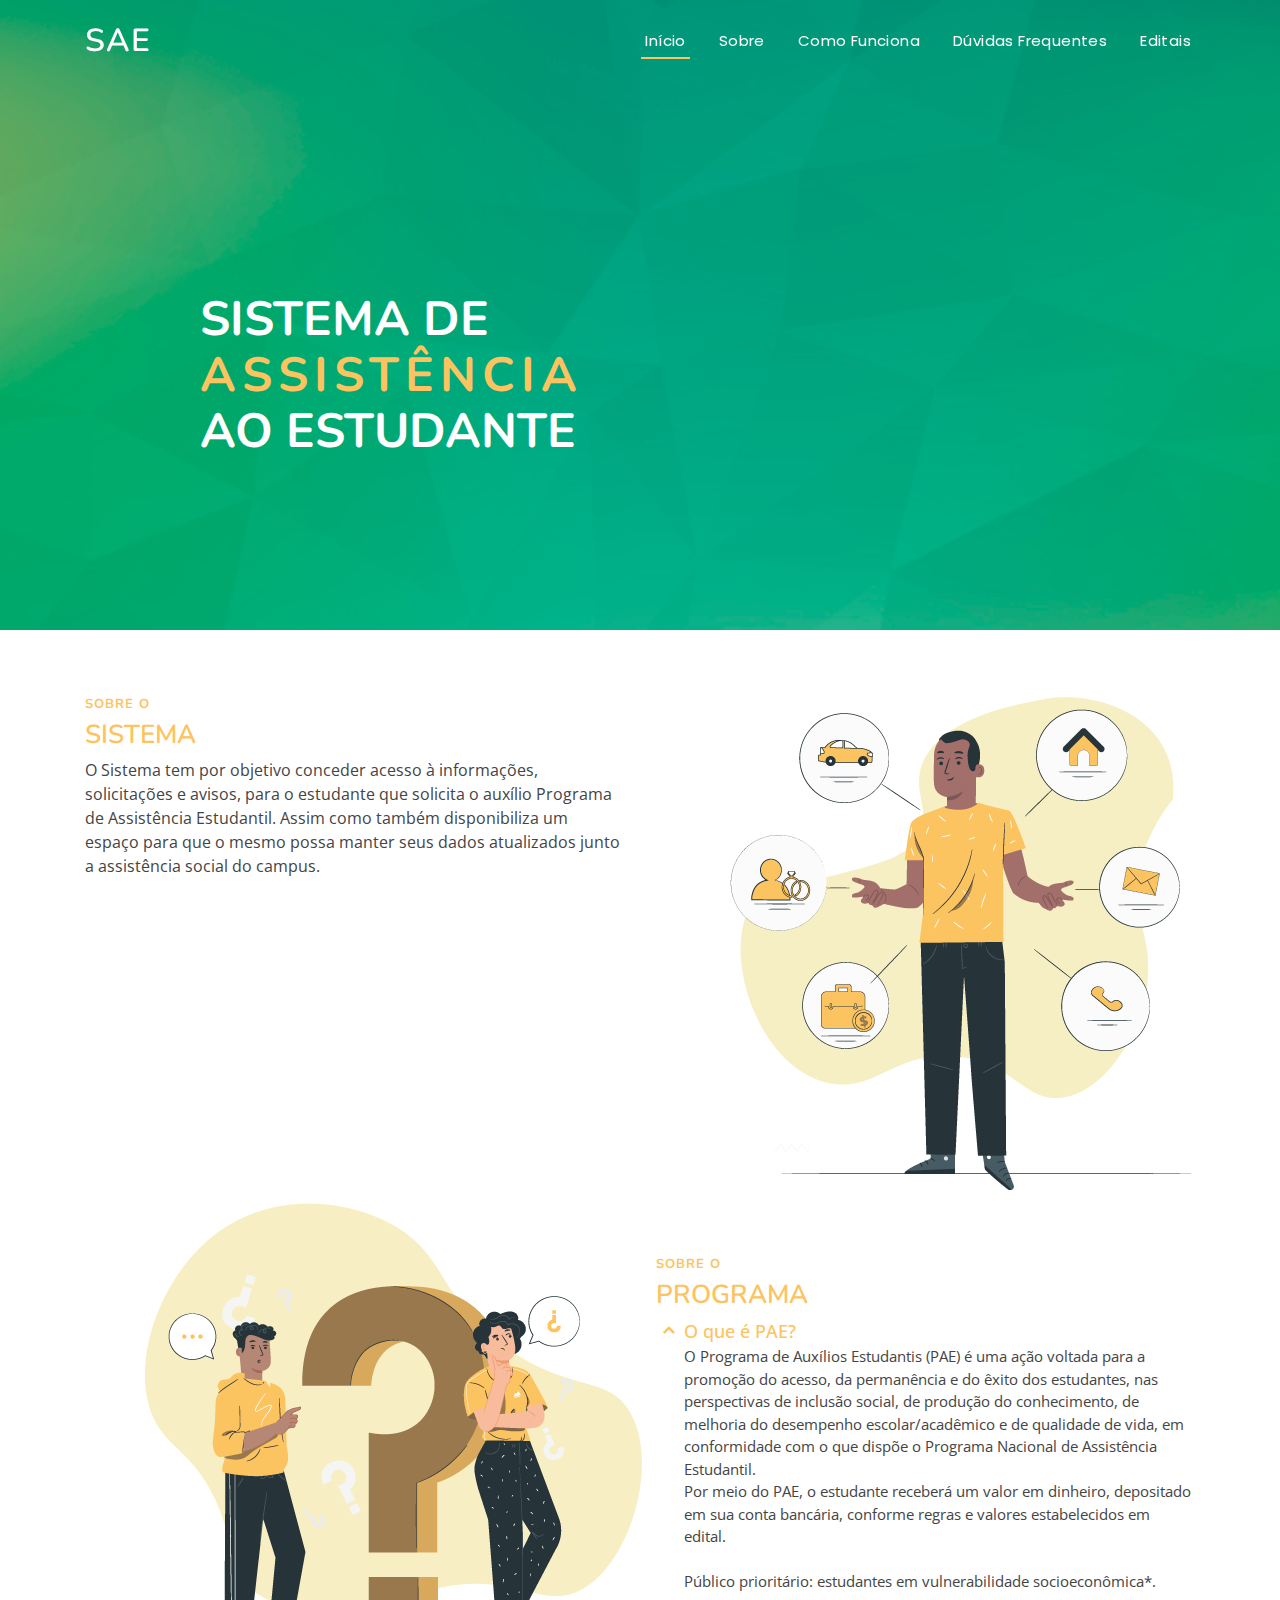
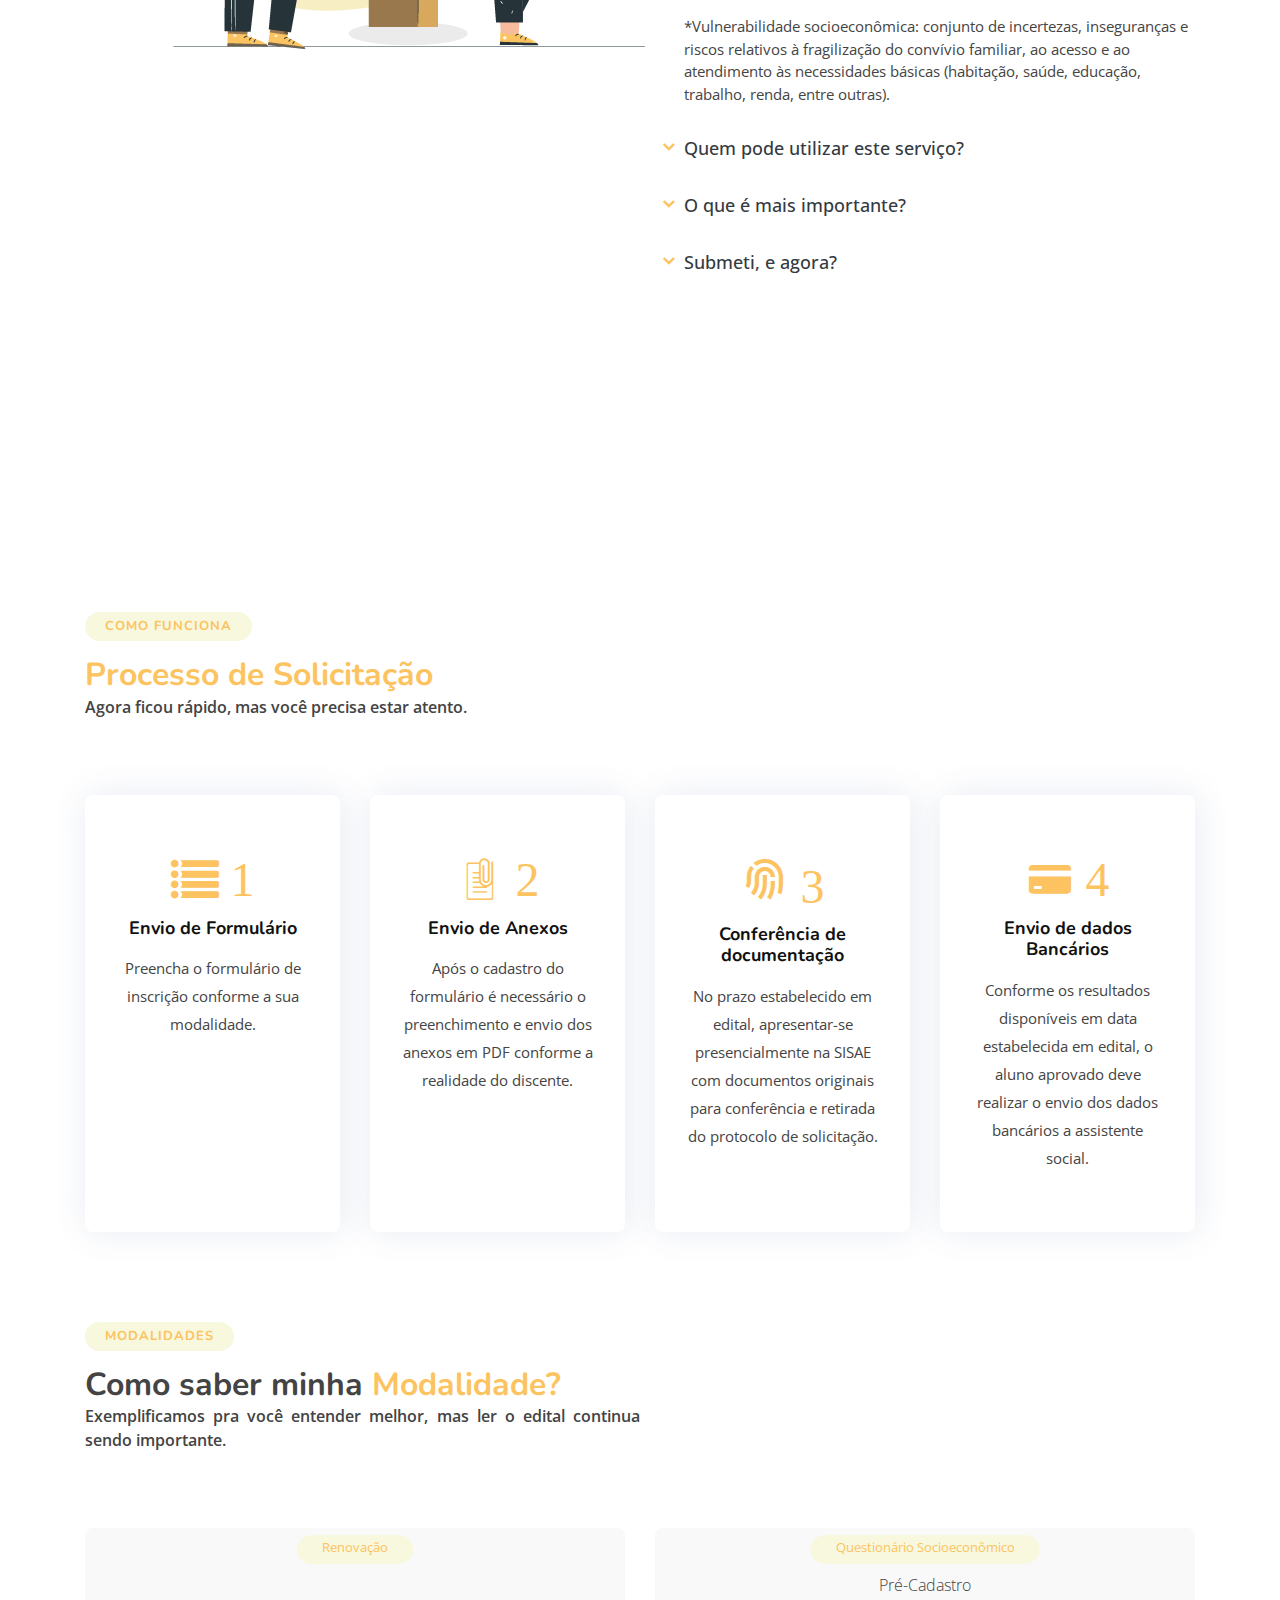
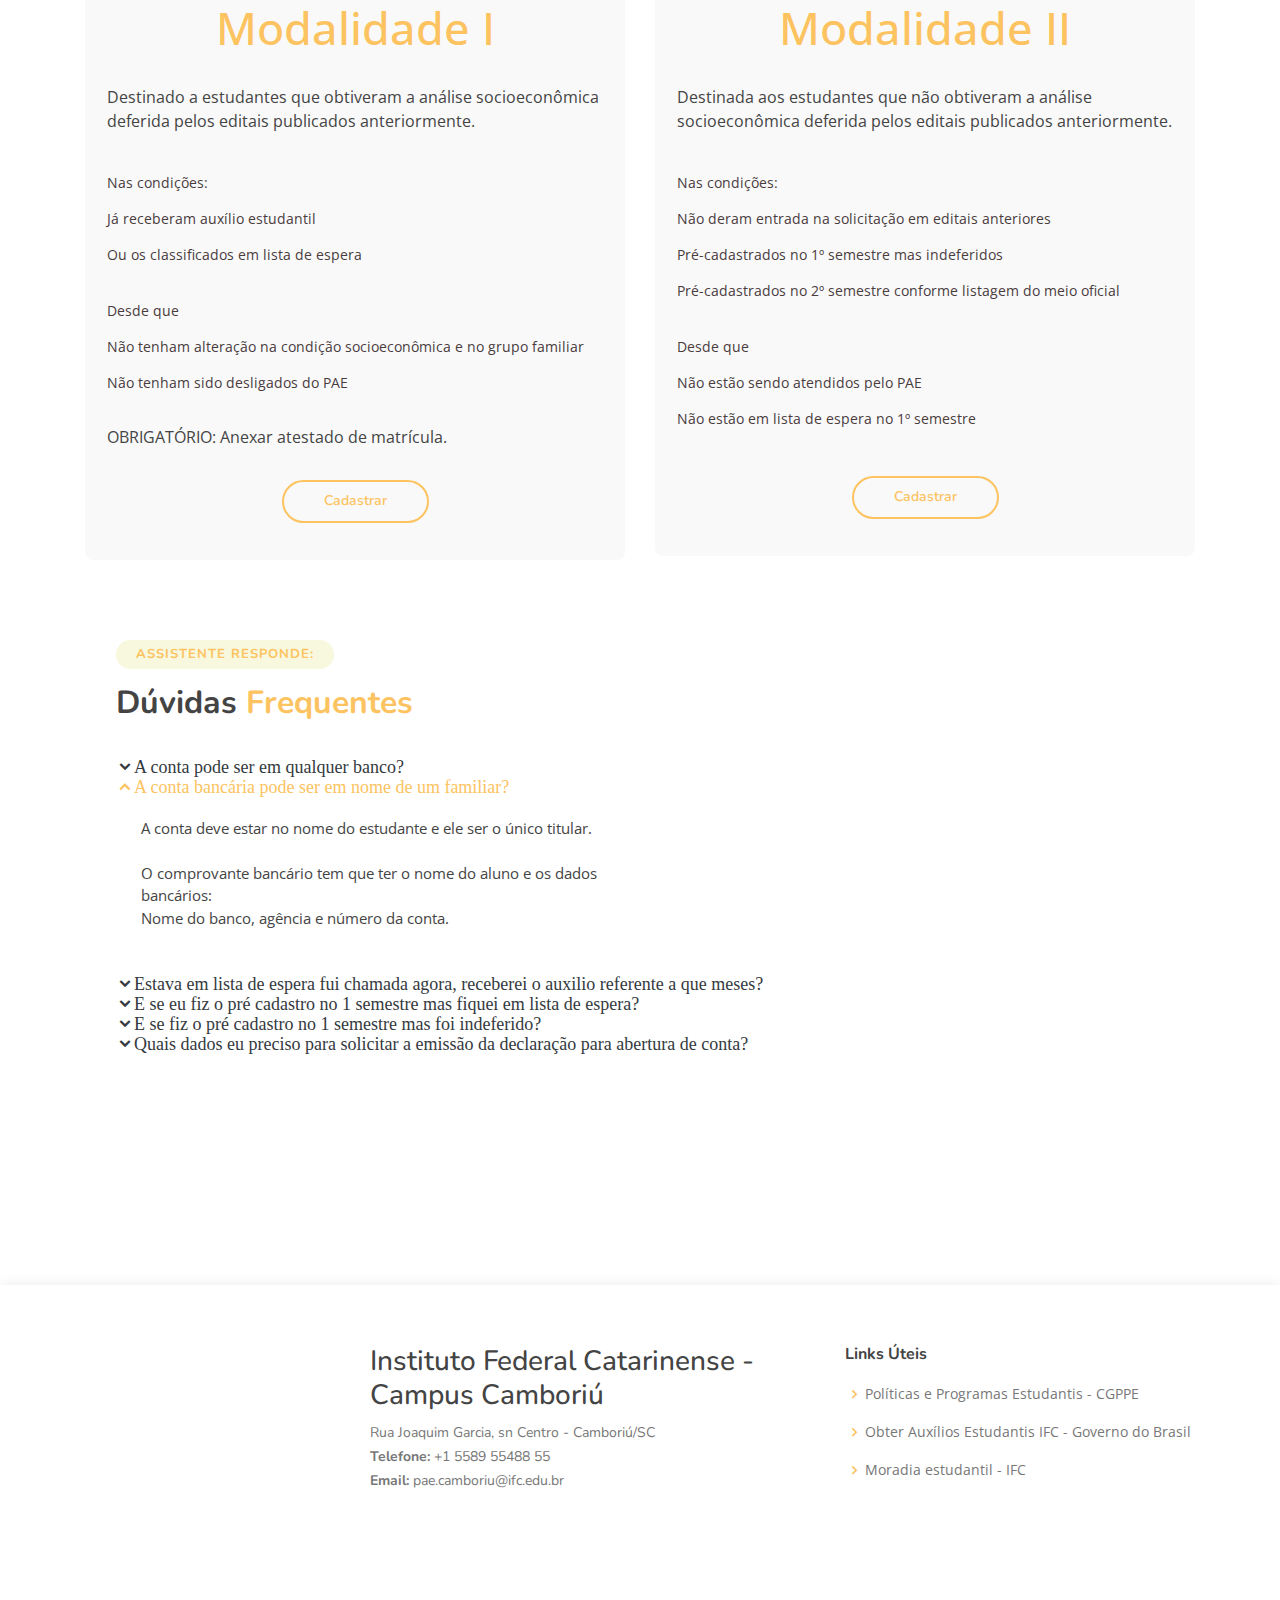
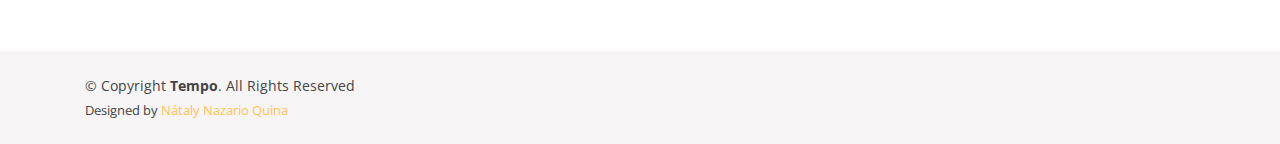
<file: index.html>
<!DOCTYPE html>
<html lang="en">

<head>
  <meta charset="utf-8">
  <meta content="width=device-width, initial-scale=1.0" name="viewport">

  <title>SAE</title>
  <meta content="" name="description">
  <meta content="" name="keywords">

  <!-- Favicons -->
  <link href="assets/img/favicon.png" rel="icon">
  <link href="assets/img/apple-touch-icon.png" rel="apple-touch-icon">

  <!-- Google Fonts -->
  <link href="https://fonts.googleapis.com/css?family=Open+Sans:300,300i,400,400i,600,600i,700,700i|Nunito:300,300i,400,400i,600,600i,700,700i|Poppins:300,300i,400,400i,500,500i,600,600i,700,700i" rel="stylesheet">

  <!-- Vendor CSS Files -->
  <link href="assets/vendor/bootstrap/css/bootstrap.min.css" rel="stylesheet">
  <link href="assets/vendor/icofont/icofont.min.css" rel="stylesheet">
  <link href="assets/vendor/boxicons/css/boxicons.min.css" rel="stylesheet">
  <link href="assets/vendor/remixicon/remixicon.css" rel="stylesheet">
  <link href="assets/vendor/venobox/venobox.css" rel="stylesheet">
  <link href="assets/vendor/owl.carousel/assets/owl.carousel.min.css" rel="stylesheet">

  <!-- Template Main CSS File -->
  <link href="assets/css/style.css" rel="stylesheet">

  <!-- =======================================================
  * Template Name: Tempo - v2.2.0
  * Template URL: https://bootstrapmade.com/tempo-free-onepage-bootstrap-theme/
  * Author: BootstrapMade.com
  * License: https://bootstrapmade.com/license/
  ======================================================== -->
</head>

<body>

  <!-- ======= Header ======= -->
  <header id="header" class="fixed-top ">
    <div class="container d-flex align-items-center">

      <h1 class="logo mr-auto"><a href="index.html">SAE</a></h1>
      <!-- Uncomment below if you prefer to use an image logo -->
      <!-- <a href="index.html" class="logo mr-auto"><img src="assets/img/logo.png" alt="" class="img-fluid"></a>-->

      <nav class="nav-menu d-none d-lg-block">
        <ul>
          <li class="active"><a href="index.html">Início</a></li>
          <li><a href="#about">Sobre</a></li>
          <li><a href="#services">Como Funciona</a></li>
          <li><a href="#quests">Dúvidas Frequentes</a></li>
          <li><a href="https://estudante.ifc.edu.br/category/auxilios-estudantis-pae/" target="_blank">Editais</a></li>
        </ul>
      </nav><!-- .nav-menu -->

    </div>
  </header><!-- End Header -->

  <!-- ======= Hero Section ======= -->
  <section id="hero">
    <div class="hero-container">
     
      <h1>Sistema de <br><span>Assistência</span> <br>ao Estudante</h1>
      <!-- <a href="#about" class="btn-get-started scrollto">Get Started</a> -->
    </div>
  </section><!-- End Hero -->

  <main id="main">

    <!-- ======= About Section ======= -->
    <section id="about" class="about">
      <div class="container">
        <div class="row content">
        <div class="col-lg-6">
    
          <div class="section-title-about">
            <h2>Sobre o</h2>
            <h3><span>SISTEMA</span></h3>
            <p>O Sistema tem por objetivo conceder acesso à informações, solicitações e avisos,
              para o estudante que solicita o auxílio Programa de Assistência Estudantil. 
              Assim como também disponibiliza um espaço para que o mesmo possa manter seus dados atualizados junto a assistência social do campus.</p>
          </div>
        </div>
        
          <div class="col-lg-6">
            <div class="ilustracao">
              <img src="assets/img/ilustracoes/sistem_ilustra.png" alt="">
            </div>
          </div>

      </div>
    
      <div class="row content">
        <div class="col-lg-6">
          <div class="ilustracao">
            <img src="assets/img/ilustracoes/duvida_ilustra.png" alt="">
          </div>
        </div>
        <div class="col-lg-6 pt-4 pt-lg-0">
          <!-- ======= F.A.Q Section ======= -->
          <section id="faq" class="faq">
            <div class="container">
    
              <div class="section-title-about">
                <h2>Sobre o</h2>
                <h3> <span> PROGRAMA</span></h3>
              </div>
    
              <ul class="faq-list">
    
                <li>
                  <a data-toggle="collapse" class="" href="#faq1">O que é PAE? <i class="icofont-simple-up"></i></a>
                  <div id="faq1" class="collapse show" data-parent=".faq-list">
                    <p>
                      O Programa de Auxílios Estudantis (PAE) é uma ação voltada para a promoção do acesso, da permanência e
                      do êxito dos estudantes, nas perspectivas de inclusão social, de produção do conhecimento, de melhoria
                      do desempenho escolar/acadêmico e de qualidade de vida, em conformidade com o que dispõe o Programa
                      Nacional de Assistência Estudantil.
                      <br>
                      Por meio do PAE, o estudante receberá um valor em dinheiro, depositado em sua conta bancária, conforme
                      regras e valores estabelecidos em edital.
                      <br><br>
                      Público prioritário: estudantes em vulnerabilidade socioeconômica*.
                      <br><br>
                      *Vulnerabilidade socioeconômica: conjunto de incertezas, inseguranças e riscos relativos à
                      fragilização do convívio familiar, ao acesso e ao atendimento às necessidades básicas (habitação,
                      saúde, educação, trabalho, renda, entre outras).
                    </p>
                  </div>
                </li>
    
                <li>
                  <a data-toggle="collapse" href="#faq2" class="collapsed">Quem pode utilizar este serviço? <i
                      class="icofont-simple-up"></i></a>
                  <div id="faq2" class="collapse" data-parent=".faq-list">
                    <p>
                      Estudantes matriculados e frequentando curso presencial de ensino técnico de nível médio ou de ensino superior (graduação), prioritariamente aqueles que estudaram em escola pública e/ou com renda familiar mensal de até um salário-mínimo e meio por pessoa, que cumprirem os requisitos do edital.
                      <br><br>
                      Para saber os requisitos específicos, acesse o edital desejado:
                      Edital nº 03/2020
                      Edital nº 04/2020
                    </p>
                  </div>
                </li>
                <li>
                  <a data-toggle="collapse" href="#faq3" class="collapsed">O que é mais importante? <i
                      class="icofont-simple-up"></i></a>
                  <div id="faq3" class="collapse" data-parent=".faq-list">
                    <p>
                      Edital, Cronograma e Documentação
                      <br><br>
                      É de extrema importância que o discente leia atentamente o edital observando os prazos estabelecidos e documentação obrigatória.
                      </p>
                  </div>
                </li>

                <li>
                  <a data-toggle="collapse" href="#faq4" class="collapsed">Submeti, e agora? <i
                      class="icofont-simple-up"></i></a>
                  <div id="faq4" class="collapse" data-parent=".faq-list">
                    <p>
                      O cadastro no sistema não dispensa o discente solicitante de comparecer na sala da assistente social com a documentação original em mãos para entrevista e retirada do protocolo de solicitação.
                      <br><br>
                      </p>
                  </div>
                </li>
              </ul>
            </div>
    
          </section><!-- End F.A.Q Section -->
        </div>
      </div>
    
      </div>
    </section><!-- End About Section -->

  <!-- ======= Cta Section ======= -->
  <section id="cta" class="cta">
    <div class="container">

      <div class="text-center">
       </div>

    </div>
  </section><!-- End Cta Section -->


    <!-- ======= Services Section ======= -->
    <section id="services" class="services">
      <div class="container">

        <div class="section-title">
          <h2>Como Funciona</h2>
          <h3><span>Processo de Solicitação</span></h3>
          <p> Agora ficou rápido, mas você precisa estar atento.</p>
        </div>

        <div class="row">
          <div class="col-md-6 col-lg-3 d-flex align-items-stretch mb-5 mb-lg-0">
            <div class="icon-box">
              <div class="icon"><i class="icofont-listine-dots"> 1</i></div>
              <h4 class="title"><a href="">Envio de Formulário</a></h4>
              <p class="description">Preencha o formulário de inscrição conforme a sua modalidade.</p>
            </div>
          </div>

          <div class="col-md-6 col-lg-3 d-flex align-items-stretch mb-5 mb-lg-0">
            <div class="icon-box">
              <div class="icon"><i class="icofont-attachment"> 2</i></div>
              <h4 class="title"><a href="">Envio de Anexos</a></h4>
              <p class="description">Após o cadastro do formulário é necessário o preenchimento e envio dos anexos em PDF conforme a realidade do discente.</p>
            </div>
          </div>

          <div class="col-md-6 col-lg-3 d-flex align-items-stretch mb-5 mb-lg-0">
            <div class="icon-box">
              <div class="icon"><i class="ri-fingerprint-line"> 3</i></div>
              <h4 class="title"><a href="">Conferência de documentação</a></h4>
              <p class="description"> No prazo estabelecido em edital, apresentar-se presencialmente na SISAE com documentos originais para conferência e retirada do protocolo de solicitação. </p>
            </div>
          </div>

          <div class="col-md-6 col-lg-3 d-flex align-items-stretch mb-5 mb-lg-0">
            <div class="icon-box">
              <div class="icon"><i class="icofont-credit-card"> 4</i></div>
              <h4 class="title"><a href="">Envio de dados Bancários</a></h4>
              <p class="description">Conforme os resultados disponíveis em data estabelecida em edital, o aluno aprovado deve realizar o envio dos dados bancários a assistente social.</p>
            </div>
          </div>

        </div>

      </div>
    </section>
    <!-- End Services Section -->
  
    <!-- ======= modalidades Section ======= -->
    <section id="modalidades" class="modalidades">
      <div class="container">

        <div class="section-title">
          <h2>Modalidades</h2>
          <h3>Como saber minha <span>Modalidade?</span></h3>
          <p>Exemplificamos pra você entender melhor, mas ler o edital continua sendo importante.</p>
        </div>

        <div class="row">

          <div class="col-lg-6 col-md-8">
            <div class="box">
              <span class="recommended-badge">Renovação</span>
              <h4><span></span><br><inf>Modalidade I</inf></h4>
              <p>Destinado a estudantes que obtiveram a análise socioeconômica deferida pelos editais publicados anteriormente.</p>
              <br>
              <ul>
                <li>Nas condições:  </li>
                <li>Já receberam auxílio estudantil</li>
                <li>Ou os classificados em lista de espera</li>
                <br>
                <li>Desde que</li>
                <li>Não tenham alteração na condição socioeconômica e no grupo familiar</li>
                <li>Não tenham sido desligados do PAE</li>
              </ul>
              <p>OBRIGATÓRIO: Anexar atestado de matrícula.</p>
              <div class="btn-wrap">
                <a href="https://ladingpage-pi5.herokuapp.com/modalidade1" class="btn-buy">Cadastrar</a>
              </div>
            </div>
          </div>

          <div class="col-lg-6 col-md-8 mt-6 mt-md-0">
            <div class="box">
              <span class="recommended-badge">Questionário Socioeconômico</span>
              <h4><span>Pré-Cadastro</span><br><inf> Modalidade II</inf></h4>
              <p>Destinada aos estudantes que não obtiveram a análise socioeconômica deferida pelos editais publicados anteriormente.<span></span></p>
              <br>
              <ul>
                <li>Nas condições:  </li>
                <li>Não deram entrada na solicitação em editais anteriores</li>
                <li>Pré-cadastrados no 1º semestre mas indeferidos</li>
                <li>Pré-cadastrados no 2º semestre conforme listagem do meio oficial</h6></li>
                <br>
                <li>Desde que</li>
                <li>Não estão sendo atendidos pelo PAE </li>
                <li>Não estão em lista de espera no 1º semestre</li>

              </ul>
              <p></p>
              <div class="btn-wrap">
                <a href="https://ladingpage-pi5.herokuapp.com/modalidade2" class="btn-buy">Cadastrar</a>
              </div>
            </div>
          </div>

        </div>

      </div>
    </section><!-- End modalidades Section -->

    <div class="col-lg-6 pt-4 pt-lg-0">
      
      <!-- ======= Quests Section ======= -->
      <section id="quests" class="quests">
        <div class="container">
          <div class="section-title">
            <h2>Assistente Responde: </h2>
            <h3>Dúvidas <span>Frequentes</span></h3>
          </div>
        

        <ul class="quests-list">
          <li>
            <a data-toggle="collapse" href="#quest1" class="collapsed"> <i
                class="icofont-simple-up">A conta pode ser em qualquer banco?</i></a>
            <div id="quest1" class="collapse" data-parent=".quests-list">
              <p><br><br>
                Sim, exceto conta poupança SICREDI, e preferencialmente conta CORRENTE.
              </p>
            </div>
          </li>
          <li>
            <a data-toggle="collapse" class="" href="#quest2"> <i class="icofont-simple-up">A conta bancária pode ser em nome de um familiar? </i></a>
            <div id="quest2" class="collapse show" data-parent=".quests-list">
              <p><br><br>
                A conta deve estar no nome do estudante e ele ser o único titular. 
                <br><br>
                O comprovante bancário tem que ter o nome do aluno e os dados bancários: 
                <br> Nome do banco, agência e número da conta.
                                 
              </p>
            </div>
          </li>
          <li>
            <a data-toggle="collapse" href="#quest3" class="collapsed"> <i class="icofont-simple-up">Estava em lista de espera fui chamada agora, receberei o auxilio referente a que meses?</i></a>
            <div id="quest3" class="collapse" data-parent=".quests-list">
              <p><br><br>
                O contemplado deverá receber no primeiro mês que foi chamado o montante retroativo a março, voltando ao normal no mês posterior.  
              </p>
            </div>
          </li>
          <li>
            <a data-toggle="collapse" href="#quest4" class="collapsed"> <i class="icofont-simple-up">E se eu fiz o pré cadastro no 1 semestre mas fiquei em lista de espera?</i></a>
            <div id="quest4" class="collapse" data-parent=".quests-list">
              <p><br><br>
                Quem teve cadastro aprovado no primeiro semestre, mesmo que em lista de espera, não precisa fazer novamente no segundo semestre.
              </p>
            </div>
          </li>
          <li>
            <a data-toggle="collapse" href="#quest5" class="collapsed"> <i class="icofont-simple-up">E se fiz o pré cadastro no 1 semestre mas foi indeferido?</i></a>
            <div id="quest5" class="collapse" data-parent=".quests-list">
              <p><br><br>
                O estudante inscrito na Modalidade 2 de pré-cadastro no 1º semestre e não conseguiu realizar a entrega dos documentos ou que ficou com documentação faltante, deverá ENVIAR TODOS OS DOCUMENTOS novamente de acordo com a realidade atual.
              </p>
            </div>
          </li>
          <li>
            <a data-toggle="collapse" href="#quest6" class="collapsed"> <i class="icofont-simple-up">Quais dados eu preciso para solicitar a emissão da declaração para abertura de conta?</i></a>
            <div id="quest6" class="collapse" data-parent=".quests-list">
              <p><br><br>
                Para emissão da declaração precisamos de
                 <br> Nome completo;
                 <br> Nº do CPF;
                 <br> Endereço atualizado;
                 <br> Turma;
                 <br> Auxílio que irá receber.
              </p>
            </div>
          </li>
        </ul>

      </div>
    </section>
      </div>
    
    <!-- ======= Cta Section ======= -->
    <section id="cta" class="cta">
      <div class="container">

        <div class="text-center">
         </div>

      </div>
    </section><!-- End Cta Section -->

  </main><!-- End #main -->

  <!-- ======= Footer ======= -->
  <footer id="footer">

    <div class="footer-top">
      <div class="container">
        <div class="row">
          <div class="col-lg-3 col-md-6 footer-newsletter">
            <div>
              <iframe style="border:0; width: 100%; height: 270px;" src="https://www.google.com/maps/embed?pb=!1m14!1m8!1m3!1d12097.433213460943!2d-74.0062269!3d40.7101282!3m2!1i1024!2i768!4f13.1!3m3!1m2!1s0x0%3A0xb89d1fe6bc499443!2sDowntown+Conference+Center!5e0!3m2!1smk!2sbg!4v1539943755621" frameborder="0" allowfullscreen></iframe>
            </div>
          </div>

          <div class="col-lg-5 col-md-6 footer-contact">
            <h3>Instituto Federal Catarinense -
            <br> Campus Camboriú</h3>
            <p>
              Rua Joaquim Garcia, sn Centro - Camboriú/SC <br>
              <strong>Telefone:</strong> +1 5589 55488 55<br>
              <strong>Email:</strong>  pae.camboriu@ifc.edu.br<br>
            </p>
          </div>

          <div class="col-lg-4 col-md-6 footer-links">
            <h4>Links Úteis</h4>
            <ul>
              <li><i class="bx bx-chevron-right"></i> <a href="https://estudante.ifc.edu.br/" target="_blank">Políticas e Programas Estudantis - CGPPE</a></li>
              <li><i class="bx bx-chevron-right"></i> <a href="https://www.gov.br/pt-br/servicos/obter-assistencia-estudantil-ifc" target="_blank">Obter Auxílios Estudantis IFC - Governo do Brasil </a></li>
              <li><i class="bx bx-chevron-right"></i> <a href="https://estudante.ifc.edu.br/category/moradia-estudantil/" target="_blank">Moradia estudantil - IFC</a></li>
            </ul>
          </div>

        </div>
      </div>
    </div>

    <div class="container d-md-flex py-4">

      <div class="mr-md-auto text-center text-md-left">
        <div class="copyright">
          &copy; Copyright <strong><span>Tempo</span></strong>. All Rights Reserved
        </div>
        <div class="credits">
          <!-- All the links in the footer should remain intact. -->
          <!-- You can delete the links only if you purchased the pro version. -->
          <!-- Licensing information: https://bootstrapmade.com/license/ -->
          <!-- Purchase the pro version with working PHP/AJAX contact form: https://bootstrapmade.com/tempo-free-onepage-bootstrap-theme/ -->
          Designed by <a href="">Nátaly Nazario Quina</a>
        </div>
      </div>
  
    </div>
  </footer><!-- End Footer -->

  <a href="#" class="back-to-top"><i class="ri-arrow-up-line"></i></a>

  <!-- Vendor JS Files -->
  <script src="assets/vendor/jquery/jquery.min.js"></script>
  <script src="assets/vendor/bootstrap/js/bootstrap.bundle.min.js"></script>
  <script src="assets/vendor/jquery.easing/jquery.easing.min.js"></script>
  <script src="assets/vendor/php-email-form/validate.js"></script>
  <script src="assets/vendor/isotope-layout/isotope.pkgd.min.js"></script>
  <script src="assets/vendor/venobox/venobox.min.js"></script>
  <script src="assets/vendor/owl.carousel/owl.carousel.min.js"></script>

  <!-- Template Main JS File -->
  <script src="assets/js/main.js"></script>

</body>

</html>
</file>
<file: assets/vendor/venobox/venobox.css>
/* ------ venobox.css --------*/
.vbox-overlay *, .vbox-overlay *:before, .vbox-overlay *:after{
    -webkit-backface-visibility: hidden;
    -webkit-box-sizing:border-box;
    -moz-box-sizing:border-box;
    box-sizing:border-box;
}
.vbox-overlay * { 
    -webkit-backface-visibility: visible;
    backface-visibility: visible;
}
.vbox-overlay{
    display: -webkit-flex;
    display: flex;
    -webkit-flex-direction: column;
    flex-direction: column;
    -webkit-justify-content: center;
    justify-content: center;
    -webkit-align-items: center;
    align-items: center;
    position: fixed;
    left: 0;
    top: 0;
    bottom: 0;
    right: 0;
    z-index: 999999;
}

/* ----- navigation ----- */
.vbox-title{
    width: 100%;
    height: 40px;
    float: left;
    text-align: center;
    line-height: 28px;
    font-size: 12px;
    padding: 6px 50px;
    overflow: hidden;
    position: fixed;
    display: none;
    left: 0;
    z-index: 89;
}
.vbox-close{
    cursor: pointer;
    position: fixed;
    top: -1px;
    right: 0;
    width: 50px;
    height: 40px;
    padding: 6px;
    display: block;
    background-position:10px center;
    overflow: hidden;
    font-size: 24px;
    line-height: 1;
    text-align: center;
    z-index: 99;
}
.vbox-left{
    cursor: pointer;
    position: fixed;
    left: 0;
    height: 40px;
    overflow: hidden;
    line-height: 28px;
    font-size: 12px;
    z-index: 99;
    display: flex;
    align-items:center;
}
.vbox-num{
    display: inline-block;
    margin: 6px 0 6px 15px;
}
/* ----- Social share ----- */
.vbox-share{
    line-height: 28px;
    font-size: 12px;
    overflow: hidden;
    position: fixed;
    left: 0;
    z-index: 98;
    display: flex;
    align-items:center;
    justify-content: center;
    width: 100%;
    text-align: center;
}
.vbox-share svg{
    max-height: 28px;
    width: 28px;
    z-index: 10;
    margin-left: 12px;
    margin-top: 6px;
    margin-bottom: 6px;
    vertical-align: middle;
}


/* ----- navigation ARROWS ----- */
.vbox-next, .vbox-prev{
    position: fixed;
    top: 50%;
    margin-top: -15px;
    overflow: hidden;
    cursor: pointer;
    display: block;
    width: 45px;
    height: 45px;
    z-index: 99;
}
.vbox-next span, .vbox-prev span{
    position: relative;
    width: 20px;
    height: 20px;
    border: 2px solid transparent;
    border-top-color: #B6B6B6;
    border-right-color: #B6B6B6;
    text-indent: -100px;
    position: absolute;
    top: 8px;
    display: block;
}
.vbox-prev{
    left: 15px;
}
.vbox-next{
    right: 15px;
}
.vbox-prev span{
    left: 10px;
    -ms-transform: rotate(-135deg);
    -webkit-transform: rotate(-135deg);
    transform: rotate(-135deg);
}
.vbox-next span{
    -ms-transform: rotate(45deg);
    -webkit-transform: rotate(45deg);
    transform: rotate(45deg);
    right: 10px;
}
/* ------- inline window ------ */
.vbox-inline{
    width: 420px;
    height: 315px;
    height: 70vh;
    padding: 10px;
    background: #fff;
    margin: 0 auto;
    overflow: auto;
    text-align: left;
}
/* ------- Video & iFrames window ------ */
.venoframe{
    max-width: 100%;
    width: 100%;
    border: none;
    width: 100%;
    height: 260px;
    height: 70vh;
}
.venoframe.vbvid{
    height: 260px;
}
@media (min-width: 768px) {
    .venoframe, .vbox-inline{
        width: 90%;
        height: 360px;
        height: 70vh;
    }
    .venoframe.vbvid{
        width: 640px;
        height: 360px;
    }
}
@media (min-width: 992px) {
    .venoframe, .vbox-inline{
        max-width: 1200px;
        width: 80%;
        height: 540px;
        height: 70vh;
    }
    .venoframe.vbvid{
        width: 960px;
        height: 540px;
    }
}
/* 
Please do NOT edit this part! 
or at least read this note: http://i.imgur.com/7C0ws9e.gif
*/
.vbox-open{
    overflow: hidden;
}
.vbox-container{
    position: absolute;
    left: 0;
    right: 0;
    top: 0;
    bottom: 0;
    overflow-x: hidden;
    overflow-y: scroll;
    overflow-scrolling: touch;
    -webkit-overflow-scrolling: touch;
    z-index: 20;
    max-height: 100%;

}

.vbox-content{
    text-align: center;
    float: left;
    width: 100%;
    position: relative;
    overflow: hidden;
    padding: 20px 4%;
}
.vbox-container img{
    max-width: 100%;
    height: auto;
}
.vbox-figlio{
    box-shadow: 0 0 12px rgba(0,0,0,0.19), 0 6px 6px rgba(0,0,0,0.23);
    max-width: 100%;
    text-align: initial;
}
img.vbox-figlio{
    -webkit-user-select: none;
-khtml-user-select: none;
-moz-user-select: none;
-o-user-select: none;
user-select: none;
}
.vbox-content.swipe-left{
    margin-left: -200px !important;
}
.vbox-content.swipe-right{
    margin-left: 200px !important;
}
.vbox-animated{
    webkit-transition: margin 300ms ease-out;
    transition: margin 300ms ease-out;
}

/* ---------- preloader ----------
 * SPINKIT 
 * http://tobiasahlin.com/spinkit/
-------------------------------- */
.sk-double-bounce,.sk-rotating-plane{width:40px;height:40px;margin:40px auto}.sk-rotating-plane{background-color:#333;-webkit-animation:sk-rotatePlane 1.2s infinite ease-in-out;animation:sk-rotatePlane 1.2s infinite ease-in-out}@-webkit-keyframes sk-rotatePlane{0%{-webkit-transform:perspective(120px) rotateX(0) rotateY(0);transform:perspective(120px) rotateX(0) rotateY(0)}50%{-webkit-transform:perspective(120px) rotateX(-180.1deg) rotateY(0);transform:perspective(120px) rotateX(-180.1deg) rotateY(0)}100%{-webkit-transform:perspective(120px) rotateX(-180deg) rotateY(-179.9deg);transform:perspective(120px) rotateX(-180deg) rotateY(-179.9deg)}}@keyframes sk-rotatePlane{0%{-webkit-transform:perspective(120px) rotateX(0) rotateY(0);transform:perspective(120px) rotateX(0) rotateY(0)}50%{-webkit-transform:perspective(120px) rotateX(-180.1deg) rotateY(0);transform:perspective(120px) rotateX(-180.1deg) rotateY(0)}100%{-webkit-transform:perspective(120px) rotateX(-180deg) rotateY(-179.9deg);transform:perspective(120px) rotateX(-180deg) rotateY(-179.9deg)}}.sk-double-bounce{position:relative}.sk-double-bounce .sk-child{width:100%;height:100%;border-radius:50%;background-color:#333;opacity:.6;position:absolute;top:0;left:0;-webkit-animation:sk-doubleBounce 2s infinite ease-in-out;animation:sk-doubleBounce 2s infinite ease-in-out}.sk-chasing-dots .sk-child,.sk-spinner-pulse,.sk-three-bounce .sk-child{background-color:#333;border-radius:100%}.sk-double-bounce .sk-double-bounce2{-webkit-animation-delay:-1s;animation-delay:-1s}@-webkit-keyframes sk-doubleBounce{0%,100%{-webkit-transform:scale(0);transform:scale(0)}50%{-webkit-transform:scale(1);transform:scale(1)}}@keyframes sk-doubleBounce{0%,100%{-webkit-transform:scale(0);transform:scale(0)}50%{-webkit-transform:scale(1);transform:scale(1)}}.sk-wave{margin:40px auto;width:50px;height:40px;text-align:center;font-size:10px}.sk-wave .sk-rect{background-color:#333;height:100%;width:6px;display:inline-block;-webkit-animation:sk-waveStretchDelay 1.2s infinite ease-in-out;animation:sk-waveStretchDelay 1.2s infinite ease-in-out}.sk-wave .sk-rect1{-webkit-animation-delay:-1.2s;animation-delay:-1.2s}.sk-wave .sk-rect2{-webkit-animation-delay:-1.1s;animation-delay:-1.1s}.sk-wave .sk-rect3{-webkit-animation-delay:-1s;animation-delay:-1s}.sk-wave .sk-rect4{-webkit-animation-delay:-.9s;animation-delay:-.9s}.sk-wave .sk-rect5{-webkit-animation-delay:-.8s;animation-delay:-.8s}@-webkit-keyframes sk-waveStretchDelay{0%,100%,40%{-webkit-transform:scaleY(.4);transform:scaleY(.4)}20%{-webkit-transform:scaleY(1);transform:scaleY(1)}}@keyframes sk-waveStretchDelay{0%,100%,40%{-webkit-transform:scaleY(.4);transform:scaleY(.4)}20%{-webkit-transform:scaleY(1);transform:scaleY(1)}}.sk-wandering-cubes{margin:40px auto;width:40px;height:40px;position:relative}.sk-wandering-cubes .sk-cube{background-color:#333;width:10px;height:10px;position:absolute;top:0;left:0;-webkit-animation:sk-wanderingCube 1.8s ease-in-out -1.8s infinite both;animation:sk-wanderingCube 1.8s ease-in-out -1.8s infinite both}.sk-chasing-dots,.sk-spinner-pulse{width:40px;height:40px;margin:40px auto}.sk-wandering-cubes .sk-cube2{-webkit-animation-delay:-.9s;animation-delay:-.9s}@-webkit-keyframes sk-wanderingCube{0%{-webkit-transform:rotate(0);transform:rotate(0)}25%{-webkit-transform:translateX(30px) rotate(-90deg) scale(.5);transform:translateX(30px) rotate(-90deg) scale(.5)}50%{-webkit-transform:translateX(30px) translateY(30px) rotate(-179deg);transform:translateX(30px) translateY(30px) rotate(-179deg)}50.1%{-webkit-transform:translateX(30px) translateY(30px) rotate(-180deg);transform:translateX(30px) translateY(30px) rotate(-180deg)}75%{-webkit-transform:translateX(0) translateY(30px) rotate(-270deg) scale(.5);transform:translateX(0) translateY(30px) rotate(-270deg) scale(.5)}100%{-webkit-transform:rotate(-360deg);transform:rotate(-360deg)}}@keyframes sk-wanderingCube{0%{-webkit-transform:rotate(0);transform:rotate(0)}25%{-webkit-transform:translateX(30px) rotate(-90deg) scale(.5);transform:translateX(30px) rotate(-90deg) scale(.5)}50%{-webkit-transform:translateX(30px) translateY(30px) rotate(-179deg);transform:translateX(30px) translateY(30px) rotate(-179deg)}50.1%{-webkit-transform:translateX(30px) translateY(30px) rotate(-180deg);transform:translateX(30px) translateY(30px) rotate(-180deg)}75%{-webkit-transform:translateX(0) translateY(30px) rotate(-270deg) scale(.5);transform:translateX(0) translateY(30px) rotate(-270deg) scale(.5)}100%{-webkit-transform:rotate(-360deg);transform:rotate(-360deg)}}.sk-spinner-pulse{-webkit-animation:sk-pulseScaleOut 1s infinite ease-in-out;animation:sk-pulseScaleOut 1s infinite ease-in-out}@-webkit-keyframes sk-pulseScaleOut{0%{-webkit-transform:scale(0);transform:scale(0)}100%{-webkit-transform:scale(1);transform:scale(1);opacity:0}}@keyframes sk-pulseScaleOut{0%{-webkit-transform:scale(0);transform:scale(0)}100%{-webkit-transform:scale(1);transform:scale(1);opacity:0}}.sk-chasing-dots{position:relative;text-align:center;-webkit-animation:sk-chasingDotsRotate 2s infinite linear;animation:sk-chasingDotsRotate 2s infinite linear}.sk-chasing-dots .sk-child{width:60%;height:60%;display:inline-block;position:absolute;top:0;-webkit-animation:sk-chasingDotsBounce 2s infinite ease-in-out;animation:sk-chasingDotsBounce 2s infinite ease-in-out}.sk-chasing-dots .sk-dot2{top:auto;bottom:0;-webkit-animation-delay:-1s;animation-delay:-1s}@-webkit-keyframes sk-chasingDotsRotate{100%{-webkit-transform:rotate(360deg);transform:rotate(360deg)}}@keyframes sk-chasingDotsRotate{100%{-webkit-transform:rotate(360deg);transform:rotate(360deg)}}@-webkit-keyframes sk-chasingDotsBounce{0%,100%{-webkit-transform:scale(0);transform:scale(0)}50%{-webkit-transform:scale(1);transform:scale(1)}}@keyframes sk-chasingDotsBounce{0%,100%{-webkit-transform:scale(0);transform:scale(0)}50%{-webkit-transform:scale(1);transform:scale(1)}}.sk-three-bounce{margin:40px auto;width:80px;text-align:center}.sk-three-bounce .sk-child{width:20px;height:20px;display:inline-block;-webkit-animation:sk-three-bounce 1.4s ease-in-out 0s infinite both;animation:sk-three-bounce 1.4s ease-in-out 0s infinite both}.sk-circle .sk-child:before,.sk-fading-circle .sk-circle:before{display:block;border-radius:100%;content:'';background-color:#333}.sk-three-bounce .sk-bounce1{-webkit-animation-delay:-.32s;animation-delay:-.32s}.sk-three-bounce .sk-bounce2{-webkit-animation-delay:-.16s;animation-delay:-.16s}@-webkit-keyframes sk-three-bounce{0%,100%,80%{-webkit-transform:scale(0);transform:scale(0)}40%{-webkit-transform:scale(1);transform:scale(1)}}@keyframes sk-three-bounce{0%,100%,80%{-webkit-transform:scale(0);transform:scale(0)}40%{-webkit-transform:scale(1);transform:scale(1)}}.sk-circle{margin:40px auto;width:40px;height:40px;position:relative}.sk-circle .sk-child{width:100%;height:100%;position:absolute;left:0;top:0}.sk-circle .sk-child:before{margin:0 auto;width:15%;height:15%;-webkit-animation:sk-circleBounceDelay 1.2s infinite ease-in-out both;animation:sk-circleBounceDelay 1.2s infinite ease-in-out both}.sk-circle .sk-circle2{-webkit-transform:rotate(30deg);-ms-transform:rotate(30deg);transform:rotate(30deg)}.sk-circle .sk-circle3{-webkit-transform:rotate(60deg);-ms-transform:rotate(60deg);transform:rotate(60deg)}.sk-circle .sk-circle4{-webkit-transform:rotate(90deg);-ms-transform:rotate(90deg);transform:rotate(90deg)}.sk-circle .sk-circle5{-webkit-transform:rotate(120deg);-ms-transform:rotate(120deg);transform:rotate(120deg)}.sk-circle .sk-circle6{-webkit-transform:rotate(150deg);-ms-transform:rotate(150deg);transform:rotate(150deg)}.sk-circle .sk-circle7{-webkit-transform:rotate(180deg);-ms-transform:rotate(180deg);transform:rotate(180deg)}.sk-circle .sk-circle8{-webkit-transform:rotate(210deg);-ms-transform:rotate(210deg);transform:rotate(210deg)}.sk-circle .sk-circle9{-webkit-transform:rotate(240deg);-ms-transform:rotate(240deg);transform:rotate(240deg)}.sk-circle .sk-circle10{-webkit-transform:rotate(270deg);-ms-transform:rotate(270deg);transform:rotate(270deg)}.sk-circle .sk-circle11{-webkit-transform:rotate(300deg);-ms-transform:rotate(300deg);transform:rotate(300deg)}.sk-circle .sk-circle12{-webkit-transform:rotate(330deg);-ms-transform:rotate(330deg);transform:rotate(330deg)}.sk-circle .sk-circle2:before{-webkit-animation-delay:-1.1s;animation-delay:-1.1s}.sk-circle .sk-circle3:before{-webkit-animation-delay:-1s;animation-delay:-1s}.sk-circle .sk-circle4:before{-webkit-animation-delay:-.9s;animation-delay:-.9s}.sk-circle .sk-circle5:before{-webkit-animation-delay:-.8s;animation-delay:-.8s}.sk-circle .sk-circle6:before{-webkit-animation-delay:-.7s;animation-delay:-.7s}.sk-circle .sk-circle7:before{-webkit-animation-delay:-.6s;animation-delay:-.6s}.sk-circle .sk-circle8:before{-webkit-animation-delay:-.5s;animation-delay:-.5s}.sk-circle .sk-circle9:before{-webkit-animation-delay:-.4s;animation-delay:-.4s}.sk-circle .sk-circle10:before{-webkit-animation-delay:-.3s;animation-delay:-.3s}.sk-circle .sk-circle11:before{-webkit-animation-delay:-.2s;animation-delay:-.2s}.sk-circle .sk-circle12:before{-webkit-animation-delay:-.1s;animation-delay:-.1s}@-webkit-keyframes sk-circleBounceDelay{0%,100%,80%{-webkit-transform:scale(0);transform:scale(0)}40%{-webkit-transform:scale(1);transform:scale(1)}}@keyframes sk-circleBounceDelay{0%,100%,80%{-webkit-transform:scale(0);transform:scale(0)}40%{-webkit-transform:scale(1);transform:scale(1)}}.sk-cube-grid{width:40px;height:40px;margin:40px auto}.sk-cube-grid .sk-cube{width:33.33%;height:33.33%;background-color:#333;float:left;-webkit-animation:sk-cubeGridScaleDelay 1.3s infinite ease-in-out;animation:sk-cubeGridScaleDelay 1.3s infinite ease-in-out}.sk-cube-grid .sk-cube1{-webkit-animation-delay:.2s;animation-delay:.2s}.sk-cube-grid .sk-cube2{-webkit-animation-delay:.3s;animation-delay:.3s}.sk-cube-grid .sk-cube3{-webkit-animation-delay:.4s;animation-delay:.4s}.sk-cube-grid .sk-cube4{-webkit-animation-delay:.1s;animation-delay:.1s}.sk-cube-grid .sk-cube5{-webkit-animation-delay:.2s;animation-delay:.2s}.sk-cube-grid .sk-cube6{-webkit-animation-delay:.3s;animation-delay:.3s}.sk-cube-grid .sk-cube7{-webkit-animation-delay:0ms;animation-delay:0ms}.sk-cube-grid .sk-cube8{-webkit-animation-delay:.1s;animation-delay:.1s}.sk-cube-grid .sk-cube9{-webkit-animation-delay:.2s;animation-delay:.2s}@-webkit-keyframes sk-cubeGridScaleDelay{0%,100%,70%{-webkit-transform:scale3D(1,1,1);transform:scale3D(1,1,1)}35%{-webkit-transform:scale3D(0,0,1);transform:scale3D(0,0,1)}}@keyframes sk-cubeGridScaleDelay{0%,100%,70%{-webkit-transform:scale3D(1,1,1);transform:scale3D(1,1,1)}35%{-webkit-transform:scale3D(0,0,1);transform:scale3D(0,0,1)}}.sk-fading-circle{margin:40px auto;width:40px;height:40px;position:relative}.sk-fading-circle .sk-circle{width:100%;height:100%;position:absolute;left:0;top:0}.sk-fading-circle .sk-circle:before{margin:0 auto;width:15%;height:15%;-webkit-animation:sk-circleFadeDelay 1.2s infinite ease-in-out both;animation:sk-circleFadeDelay 1.2s infinite ease-in-out both}.sk-fading-circle .sk-circle2{-webkit-transform:rotate(30deg);-ms-transform:rotate(30deg);transform:rotate(30deg)}.sk-fading-circle .sk-circle3{-webkit-transform:rotate(60deg);-ms-transform:rotate(60deg);transform:rotate(60deg)}.sk-fading-circle .sk-circle4{-webkit-transform:rotate(90deg);-ms-transform:rotate(90deg);transform:rotate(90deg)}.sk-fading-circle .sk-circle5{-webkit-transform:rotate(120deg);-ms-transform:rotate(120deg);transform:rotate(120deg)}.sk-fading-circle .sk-circle6{-webkit-transform:rotate(150deg);-ms-transform:rotate(150deg);transform:rotate(150deg)}.sk-fading-circle .sk-circle7{-webkit-transform:rotate(180deg);-ms-transform:rotate(180deg);transform:rotate(180deg)}.sk-fading-circle .sk-circle8{-webkit-transform:rotate(210deg);-ms-transform:rotate(210deg);transform:rotate(210deg)}.sk-fading-circle .sk-circle9{-webkit-transform:rotate(240deg);-ms-transform:rotate(240deg);transform:rotate(240deg)}.sk-fading-circle .sk-circle10{-webkit-transform:rotate(270deg);-ms-transform:rotate(270deg);transform:rotate(270deg)}.sk-fading-circle .sk-circle11{-webkit-transform:rotate(300deg);-ms-transform:rotate(300deg);transform:rotate(300deg)}.sk-fading-circle .sk-circle12{-webkit-transform:rotate(330deg);-ms-transform:rotate(330deg);transform:rotate(330deg)}.sk-fading-circle .sk-circle2:before{-webkit-animation-delay:-1.1s;animation-delay:-1.1s}.sk-fading-circle .sk-circle3:before{-webkit-animation-delay:-1s;animation-delay:-1s}.sk-fading-circle .sk-circle4:before{-webkit-animation-delay:-.9s;animation-delay:-.9s}.sk-fading-circle .sk-circle5:before{-webkit-animation-delay:-.8s;animation-delay:-.8s}.sk-fading-circle .sk-circle6:before{-webkit-animation-delay:-.7s;animation-delay:-.7s}.sk-fading-circle .sk-circle7:before{-webkit-animation-delay:-.6s;animation-delay:-.6s}.sk-fading-circle .sk-circle8:before{-webkit-animation-delay:-.5s;animation-delay:-.5s}.sk-fading-circle .sk-circle9:before{-webkit-animation-delay:-.4s;animation-delay:-.4s}.sk-fading-circle .sk-circle10:before{-webkit-animation-delay:-.3s;animation-delay:-.3s}.sk-fading-circle .sk-circle11:before{-webkit-animation-delay:-.2s;animation-delay:-.2s}.sk-fading-circle .sk-circle12:before{-webkit-animation-delay:-.1s;animation-delay:-.1s}@-webkit-keyframes sk-circleFadeDelay{0%,100%,39%{opacity:0}40%{opacity:1}}@keyframes sk-circleFadeDelay{0%,100%,39%{opacity:0}40%{opacity:1}}.sk-folding-cube{margin:40px auto;width:40px;height:40px;position:relative;-webkit-transform:rotateZ(45deg);transform:rotateZ(45deg)}.sk-folding-cube .sk-cube{float:left;width:50%;height:50%;position:relative;-webkit-transform:scale(1.1);-ms-transform:scale(1.1);transform:scale(1.1)}.sk-folding-cube .sk-cube:before{content:'';position:absolute;top:0;left:0;width:100%;height:100%;background-color:#333;-webkit-animation:sk-foldCubeAngle 2.4s infinite linear both;animation:sk-foldCubeAngle 2.4s infinite linear both;-webkit-transform-origin:100% 100%;-ms-transform-origin:100% 100%;transform-origin:100% 100%}.sk-folding-cube .sk-cube2{-webkit-transform:scale(1.1) rotateZ(90deg);transform:scale(1.1) rotateZ(90deg)}.sk-folding-cube .sk-cube3{-webkit-transform:scale(1.1) rotateZ(180deg);transform:scale(1.1) rotateZ(180deg)}.sk-folding-cube .sk-cube4{-webkit-transform:scale(1.1) rotateZ(270deg);transform:scale(1.1) rotateZ(270deg)}.sk-folding-cube .sk-cube2:before{-webkit-animation-delay:.3s;animation-delay:.3s}.sk-folding-cube .sk-cube3:before{-webkit-animation-delay:.6s;animation-delay:.6s}.sk-folding-cube .sk-cube4:before{-webkit-animation-delay:.9s;animation-delay:.9s}@-webkit-keyframes sk-foldCubeAngle{0%,10%{-webkit-transform:perspective(140px) rotateX(-180deg);transform:perspective(140px) rotateX(-180deg);opacity:0}25%,75%{-webkit-transform:perspective(140px) rotateX(0);transform:perspective(140px) rotateX(0);opacity:1}100%,90%{-webkit-transform:perspective(140px) rotateY(180deg);transform:perspective(140px) rotateY(180deg);opacity:0}}@keyframes sk-foldCubeAngle{0%,10%{-webkit-transform:perspective(140px) rotateX(-180deg);transform:perspective(140px) rotateX(-180deg);opacity:0}25%,75%{-webkit-transform:perspective(140px) rotateX(0);transform:perspective(140px) rotateX(0);opacity:1}100%,90%{-webkit-transform:perspective(140px) rotateY(180deg);transform:perspective(140px) rotateY(180deg);opacity:0}}
</file>
<file: assets/css/style.css>
/**
* Template Name: Tempo - v2.2.0
* Template URL: https://bootstrapmade.com/tempo-free-onepage-bootstrap-theme/
* Author: BootstrapMade.com
* License: https://bootstrapmade.com/license/
*/

/*--------------------------------------------------------------
# General
--------------------------------------------------------------*/
body {
  font-family: "Open Sans", sans-serif;
  color: #444444;
}

a {
  color: #FCC360;
}

a:hover {
  color: #0f3941;
  text-decoration: none;
}

h1, h2, h3, h4, h5, h6 {
  font-family: "Nunito", sans-serif;
}

/*--------------------------------------------------------------
# Back to top button
--------------------------------------------------------------*/
.back-to-top {
  position: fixed;
  display: none;
  right: 15px;
  bottom: 15px;
  z-index: 99999;
  transition: 0.5s;
}

.back-to-top i {
  display: flex;
  align-items: center;
  justify-content: center;
  font-size: 18px;
  width: 40px;
  height: 40px;
  border-radius: 50px;
  background: #FCC360;
  color: #fff;
  transition: all 0.4s;
}

.back-to-top:hover {
  bottom: 19px;
}

/*--------------------------------------------------------------
# Header
--------------------------------------------------------------*/
#header {
  transition: all 0.5s;
  z-index: 997;
  padding: 20px 0;
}

#header .logo {
  font-size: 32px;
  margin: 0;
  padding: 0;
  line-height: 1;
  font-weight: 600;
  letter-spacing: 1px;
  text-transform: uppercase;
}

#header .logo a {
  color: #fff;
}

#header .logo img {
  max-height: 40px;
}

#header.header-scrolled, #header.header-inner-pages {
  background: #dedfdeb3;
  box-shadow: 0px 2px 15px rgba(0, 0, 0, 0.1);
  padding: 12px 0;
}

#header.header-scrolled .logo a, #header.header-inner-pages .logo a {
  color: #493c3e;
}

@media (max-width: 992px) {
  #header .logo {
    font-size: 28px;
  }
}

/*--------------------------------------------------------------
# Navigation Menu
--------------------------------------------------------------*/
/* Desktop Navigation */
.nav-menu ul {
  margin: 0;
  padding: 0;
  list-style: none;
}

.nav-menu > ul {
  display: flex;
}

.nav-menu > ul > li {
  position: relative;
  white-space: nowrap;
  padding: 10px 0 10px 25px;
}

.nav-menu a {
  display: block;
  position: relative;
  color: #fff;
  transition: 0.3s;
  font-size: 15px;
  padding: 0 4px;
  letter-spacing: 0.4px;
  font-family: "Poppins", sans-serif;
}

.nav-menu > ul > li > a:before {
  content: "";
  position: absolute;
  width: 100%;
  height: 2px;
  bottom: -6px;
  left: 0;
  background-color: #FCC360;
  visibility: hidden;
  transform: scaleX(0);
  transition: all 0.3s ease-in-out 0s;
}

.nav-menu a:hover:before, .nav-menu li:hover > a:before, .nav-menu .active > a:before {
  visibility: visible;
  transform: scaleX(1);
}

.nav-menu .drop-down ul {
  display: block;
  position: absolute;
  left: 0;
  top: calc(100% + 30px);
  z-index: 99;
  opacity: 0;
  visibility: hidden;
  padding: 10px 0;
  background: #fff;
  box-shadow: 0px 0px 30px rgba(127, 137, 161, 0.25);
  transition: 0.3s;
}

.nav-menu .drop-down:hover > ul {
  opacity: 1;
  top: 100%;
  visibility: visible;
}

.nav-menu .drop-down li {
  min-width: 180px;
  position: relative;
}

.nav-menu .drop-down ul a {
  padding: 10px 20px;
  font-size: 14px;
  text-transform: none;
  color: #493c3e;
}

.nav-menu .drop-down ul a:hover, .nav-menu .drop-down ul .active > a, .nav-menu .drop-down ul li:hover > a {
  color: #FCC360;
}

.nav-menu .drop-down > a:after {
  content: "\ea99";
  font-family: IcoFont;
  padding-left: 5px;
}

.nav-menu .drop-down .drop-down ul {
  top: 0;
  left: calc(100% - 30px);
}

.nav-menu .drop-down .drop-down:hover > ul {
  opacity: 1;
  top: 0;
  left: 100%;
}

.nav-menu .drop-down .drop-down > a {
  padding-right: 35px;
}

.nav-menu .drop-down .drop-down > a:after {
  content: "\eaa0";
  font-family: IcoFont;
  position: absolute;
  right: 15px;
}

.header-scrolled .nav-menu > ul > li > a, .header-inner-pages .nav-menu > ul > li > a {
  color: #493c3e;
}

@media (max-width: 1366px) {
  .nav-menu .drop-down .drop-down ul {
    left: -90%;
  }
  .nav-menu .drop-down .drop-down:hover > ul {
    left: -100%;
  }
  .nav-menu .drop-down .drop-down > a:after {
    content: "\ea9d";
  }
}

/* Mobile Navigation */
.mobile-nav-toggle {
  position: fixed;
  right: 15px;
  top: 15px;
  z-index: 9998;
  border: 0;
  background: none;
  font-size: 24px;
  transition: all 0.4s;
  outline: none !important;
  line-height: 1;
  cursor: pointer;
  text-align: right;
}

.mobile-nav-toggle i {
  color: #FCC360;
}

.mobile-nav {
  position: fixed;
  top: 55px;
  right: 15px;
  bottom: 15px;
  left: 15px;
  z-index: 9999;
  overflow-y: auto;
  background: #fff;
  transition: ease-in-out 0.2s;
  opacity: 0;
  visibility: hidden;
  border-radius: 10px;
  padding: 10px 0;
}

.mobile-nav * {
  margin: 0;
  padding: 0;
  list-style: none;
}

.mobile-nav a {
  display: block;
  position: relative;
  color: #493c3e;
  padding: 10px 20px;
  font-weight: 500;
  outline: none;
}

.mobile-nav a:hover, .mobile-nav .active > a, .mobile-nav li:hover > a {
  color: #FCC360;
  text-decoration: none;
}

.mobile-nav .drop-down > a:after {
  content: "\ea99";
  font-family: IcoFont;
  padding-left: 10px;
  position: absolute;
  right: 15px;
}

.mobile-nav .active.drop-down > a:after {
  content: "\eaa1";
}

.mobile-nav .drop-down > a {
  padding-right: 35px;
}

.mobile-nav .drop-down ul {
  display: none;
  overflow: hidden;
}

.mobile-nav .drop-down li {
  padding-left: 20px;
}

.mobile-nav-overly {
  width: 100%;
  height: 100%;
  z-index: 9997;
  top: 0;
  left: 0;
  position: fixed;
  background: rgba(0, 0, 0, 0.1);
  overflow: hidden;
  display: none;
  transition: ease-in-out 0.2s;
}

.mobile-nav-active {
  overflow: hidden;
}

.mobile-nav-active .mobile-nav {
  opacity: 1;
  visibility: visible;
}

.mobile-nav-active .mobile-nav-toggle i {
  color: #fff;
}

/*--------------------------------------------------------------
# Hero Section
--------------------------------------------------------------*/
#hero {
  height: 70vh !important;
  width: 100%;
  background: url("../img/bground/bkg_triangle_repeat.png")top center no-repeat !important;
  background-size: cover;
  position: relative;
  padding-bottom: 90px;
}

#hero:before {
  content: "";
  background: rgba(0, 0, 0, 0.1);
  position: absolute;
  bottom: 0;
  top: 0;
  left: 0;
  right: 0;
}

#hero .hero-container {
  position: absolute;
  bottom: 0;
  top: 0;
  left: 0;
  right: 0;
  display: flex;
  justify-content: center;
  align-items: baseline;
  flex-direction: column;
  text-align: center;
  padding: 0 200px;
}


#hero h3 {
  background: rgba(0, 0, 0, 0.1);  color: #fff;
  font-size: 26px;
  padding: 10px 30px;
  margin-bottom: 30px;
  border-radius: 50px;
}

#hero h1 {
  margin: 130px 0 10px 0;
  font-size: 48px;
  font-weight: 700;
  line-height: 56px;
  text-transform: uppercase;
  color: #fff;
  text-align: start ;
  
}

#hero .hero-container h1 span{
  letter-spacing: 6px !important;
  color: #FCC360;
 

}

#hero h2 {
  color: #eee;
  margin-bottom: 40px;
  font-size: 24px;
}

#hero .btn-get-started {
  font-family: "Poppins", sans-serif;
  text-transform: uppercase;
  font-weight: 400;
  font-size: 13px;
  letter-spacing: 1px;
  display: inline-block;
  padding: 8px 30px 9px 30px;
  border-radius: 50px;
  transition: 0.5s;
  border: 2px solid #fff;
  color: #fff;
}

#hero .btn-get-started:hover {
  background: #FCC360;
  border: 2px solid #FCC360;
}

@media (min-width: 1024px) {
  #hero {
    background-attachment: fixed;
  }
}

@media (max-width: 768px) {
  #hero h3 {
    font-size: 22px;
  }
  #hero h1 {
    font-size: 28px;
    line-height: 36px;
  }
  #hero h2 {
    font-size: 18px;
    line-height: 24px;
    margin-bottom: 30px;
  }
}

@media (max-height: 500px) {
  #hero {
    height: 150vh;
  }
}

/*--------------------------------------------------------------
# Sections General
--------------------------------------------------------------*/
section {
  padding: 60px 0;
}

.section-bg {
  background-color: white;
}

.section-title {
  padding-bottom: 30px;

}
.section-title p {
  text-align: justify;
  padding-bottom: 30px;
}

.section-title h2 {
  font-size: 13px;
  letter-spacing: 1px;
  font-weight: 700;
  padding: 8px 20px;
  line-height: 1;
  margin: 0;
  background: #f8f8de;
  color: #FCC360;
  display: inline-block;
  text-transform: uppercase;
  border-radius: 50px;
}

.section-title-about h2 {
  font-size: 13px;
  letter-spacing: 1px;
  font-weight: 700;
  padding: 8px 0px;
  line-height: 1;
  margin: 0;
  color: #FCC360;
  display: inline-block;
  text-transform: uppercase;
  border-radius: 50px;
}

.section-title h3 {
  margin: 15px 0 0 0;
  font-size: 32px;
  font-weight: 700;
}

.section-title h3 span {
  color: #FCC360;
}
.section-title-about h3 span {
  color: #FCC360;
}
.section-title p {
  font-weight: 600;
}

@media (min-width: 1024px) {
  .section-title p {
    width: 50%;
  }
}

.ilustracao img{
  margin-inline-start: 60px;
}

/*--------------------------------------------------------------
# About
--------------------------------------------------------------*/
.about {
  max-width: 2000px;
}

.about .content h3 {
  font-weight: 600;
  font-size: 26px;
}

.about .content ul {
  list-style: none;
  padding: 0;
}

.about .content ul li {
  padding-left: 28px;
  position: relative;
}

.about .content ul li + li {
  margin-top: 10px;
}

.about .content ul i {
  position: absolute;
  left: 1;
  top: 2px;
  font-size: 20px;
  color: #FCC360;
  line-height: 1;
}

.about .content p:last-child {
  margin-bottom: 0;
  
}

.about .content .btn-learn-more {
  font-family: "Nunito", sans-serif;
  font-weight: 600;
  font-size: 14px;
  letter-spacing: 1px;
  display: inline-block;
  padding: 12px 32px;
  border-radius: 50px;
  transition: 0.3s;
  line-height: 1;
  color: #FCC360;
  -webkit-animation-delay: 0.8s;
  animation-delay: 0.8s;
  margin-top: 6px;
  border: 2px solid #FCC360;
}

.about .content .btn-learn-more:hover {
  background: #FCC360;
  color: #fff;
  text-decoration: none;
}

/*--------------------------------------------------------------
# Services
--------------------------------------------------------------*/
.services {
  padding-bottom: 30px;
}

.services .icon-box {
  padding: 60px 30px;
  position: relative;
  overflow: hidden;
  background: #fff;
  box-shadow: 2px 0 35px 0 rgba(68, 88, 144, 0.12);
  transition: all 0.3s ease-in-out;
  border-radius: 8px;
  z-index: 1;
  text-align: center;
}

.services .icon-box::before {
  content: '';
  position: absolute;
  background: #fdeff2;
  right: 0;
  left: 0;
  bottom: 0;
  top: 100%;
  transition: all 0.4s;
  z-index: -1;
}


.services .icon {
  margin-bottom: 15px;
}

.services .icon i {
  font-size: 48px;
  line-height: 1;
  color: #FCC360;
  transition: all 0.3s ease-in-out;
}

.services .title {
  font-weight: 700;
  margin-bottom: 15px;
  font-size: 18px;
}

.services .title a {
  color: #111;
}

.services .description {
  font-size: 15px;
  line-height: 28px;
  margin-bottom: 0;
}



/*--------------------------------------------------------------
# Features
--------------------------------------------------------------*/
.features {
  padding-top: 0;
}

.features .icon-box {
  display: flex;
  align-items: center;
  padding: 20px;
  transition: ease-in-out 0.3s;
  box-shadow: 2px 0 35px 0 rgba(68, 88, 144, 0.12);
}

.features .icon-box i {
  font-size: 32px;
  padding-right: 10px;
  line-height: 1;
}

.features .icon-box h3 {
  font-weight: 700;
  margin: 0;
  padding: 0;
  line-height: 1;
  font-size: 16px;
}

.features .icon-box h3 a {
  color: #493c3e;
  transition: ease-in-out 0.3s;
}

.features .icon-box:hover a {
  color: #FCC360;
}


/*--------------------------------------------------------------
# modalidades
--------------------------------------------------------------*/
.modalidades .box {
  padding: 20px;
  background: #f9f9f9;
  border-radius: 8px;
  position: relative;
  overflow: hidden;
  border: 2px solid #f9f9f9;
}

.modalidades .box h3 {
  text-align: center;
  font-weight: 400;
  padding: 15px;
  margin-top: 15px;
  font-size: 20px;
  font-weight: 600;
  color: #493c3e;
}

.modalidades .box h4  {
  text-align: center;
  font-size: 42px;
  font-weight: 500;
  font-family: "Open Sans", sans-serif;
  margin-bottom: 30px;
}

.modalidades .box h4 inf {
  color: #FCC360;
  font-size: 45px;
  top: -15px;
  left: -3px;
}


.modalidades .box h4 span {
  font-size: 16px;
  font-weight: 300;
}

.modalidades .box h6 {
  color: #FCC360;
  font-size: 16px;
  font-weight: 300;
}
.modalidades .box ul {
  padding: 0;
  list-style: none;
  color: #493c3e;
  text-align: left;
  line-height: 20px;
  font-size: 14px;
}

.modalidades .box ul li {
  padding-bottom: 16px;
}

.modalidades .box ul i {
  color: #FCC360;
  font-size: 18px;
  padding-right: 4px;
}

.modalidades .box ul .na {
  color: #ccc;
  text-decoration: line-through;
}

.modalidades .box .btn-wrap {
  padding: 15px;
  text-align: center;
}

.modalidades .box .btn-buy {
  display: inline-block;
  padding: 8px 40px 10px 40px;
  border-radius: 50px;
  border: 2px solid #FCC360;
  color: #FCC360;
  font-size: 14px;
  font-weight: 400;
  font-family: "Nunito", sans-serif;
  font-weight: 600;
  transition: 0.3s;
}

.modalidades .box .btn-buy:hover {
  background: #FCC360;
  color: #fff;
}

.modalidades .recommended {
  border-color: #FCC360;
}

.modalidades .recommended .btn-buy {
  background: #FCC360;
  color: #fff;
}

.modalidades .recommended .btn-buy:hover {
  background: #d91e42;
  border-color: #d91e42;
}

.modalidades .recommended-badge {
  position: absolute;
  top: 5px;
  left: 50%;
  transform: translateX(-50%);
  z-index: 1;
  font-size: 13px;
  padding: 3px 25px 6px 25px;
  margin-bottom: 10px;
  background: #f8f8de;
  color: #FCC360;
  border-radius: 50px;
}

/*--------------------------------------------------------------
# Cta
--------------------------------------------------------------*/
.cta {
  background: url("../img/bground/bkg_triangle_repeat.png") center center;
  background-size: cover;
  padding: 60px 0;
}

.cta h3 {
  color: #fff;
  font-size: 28px;
  font-weight: 700;
}

.cta p {
  color: #fff;
}

.cta .cta-btn {
  font-family: "Nunito", sans-serif;
  text-transform: uppercase;
  font-weight: 500;
  font-size: 16px;
  letter-spacing: 1px;
  display: inline-block;
  padding: 8px 28px;
  border-radius: 25px;
  transition: 0.5s;
  margin-top: 10px;
  border: 2px solid #fff;
  color: #fff;
}

.cta .cta-btn:hover {
  background: #FCC360;
  border: 2px solid #FCC360;
}

@media (min-width: 1024px) {
  .cta {
    background-attachment: fixed;
  }
}


/*--------------------------------------------------------------
# F.A.Q
--------------------------------------------------------------*/
.faq {
  padding: 60px 0;
}

.faq .faq-list {
  padding: 0;
  list-style: none;
}

.faq .faq-list li {
  padding: 0 0 20px 25px;
}

.faq .faq-list a {
  display: block;
  position: relative;
  font-family: #FCC360;
  font-size: 18px;
  font-weight: 500;
}

.faq .faq-list i {
  font-size: 18px;
  position: absolute;
  left: -25px;
  top: 6px;
}

.faq .faq-list p {
  margin-bottom: 20px;
  font-size: 15px;
}

.faq .faq-list a.collapse {
  color: #FCC360;
}

.faq .faq-list a.collapsed {
  color: #343a40;
}

.faq .faq-list a.collapsed:hover {
  color: #FCC360;
}

.faq .faq-list a.collapsed i::before {
  content: "\eab2" !important;
}

@media (min-width: 1280px) {
  .faq .container {
    padding: 0 1px;
  }
}
/*--------------------------------------------------------------
# QUESTS
--------------------------------------------------------------*/
.quests {
  padding: 20px 0px 100px 100px;
}

.quests .quests-list {
  padding: 0;
  list-style: none;
}

.quests .quests-list li {
  padding: 0 0 20px 25px;
}

.quests .quests-list a {
  display: block;
  position: relative;
  font-family: #FCC360;
  font-size: 18px;
  font-weight: 500;
}

.quests .quests-list i {
  font-size: 18px;
  position: absolute;
  left: -25px;
  top: 6px;
}

.quests .quests-list p {
  margin-bottom: 20px;
  font-size: 15px;
}

.quests .quests-list a.collapse {
  color: #FCC360;
}

.quests .quests-list a.collapsed {
  color: #343a40;
}

.quests .quests-list a.collapsed:hover {
  color: #FCC360;
}

.quests .quests-list a.collapsed i::before {
  content: "\eab2" !important;
}

@media (min-width: 1280px) {
  .quests .container {
    padding: 0 1px;
  }
}


/*--------------------------------------------------------------
# Breadcrumbs
--------------------------------------------------------------*/
.breadcrumbs {
  padding: 15px 0;
  background: #f6f4f4;
  margin-top: 67px;
}

@media (max-width: 992px) {
  .breadcrumbs {
    margin-top: 50px;
  }
}

.breadcrumbs h2 {
  font-size: 26px;
  font-weight: 600;
}

.breadcrumbs ol {
  display: flex;
  flex-wrap: wrap;
  list-style: none;
  padding: 0 0 10px 0;
  margin: 0;
  font-size: 14px;
}

.breadcrumbs ol li + li {
  padding-left: 10px;
}

.breadcrumbs ol li + li::before {
  display: inline-block;
  padding-right: 10px;
  color: #655356;
  content: "/";
}

/*--------------------------------------------------------------
# Portfolio Details
--------------------------------------------------------------*/
.portfolio-details {
  padding-top: 40px;
}

.portfolio-details .portfolio-details-container {
  position: relative;
}

.portfolio-details .portfolio-details-carousel {
  position: relative;
  z-index: 1;
}

.portfolio-details .portfolio-details-carousel .owl-nav, .portfolio-details .portfolio-details-carousel .owl-dots {
  margin-top: 5px;
  text-align: left;
}

.portfolio-details .portfolio-details-carousel .owl-dot {
  display: inline-block;
  margin: 0 10px 0 0;
  width: 12px;
  height: 12px;
  border-radius: 50%;
  background-color: #ddd !important;
}

.portfolio-details .portfolio-details-carousel .owl-dot.active {
  background-color: #FCC360 !important;
}

.portfolio-details .portfolio-info {
  padding: 30px;
  position: absolute;
  right: 0;
  bottom: -70px;
  background: #fff;
  box-shadow: 0px 2px 15px rgba(0, 0, 0, 0.1);
  z-index: 2;
}

.portfolio-details .portfolio-info h3 {
  font-size: 22px;
  font-weight: 700;
  margin-bottom: 20px;
  padding-bottom: 20px;
  border-bottom: 1px solid #eee;
}

.portfolio-details .portfolio-info ul {
  list-style: none;
  padding: 0;
  font-size: 15px;
}

.portfolio-details .portfolio-info ul li + li {
  margin-top: 10px;
}

.portfolio-details .portfolio-description {
  padding-top: 50px;
}

.portfolio-details .portfolio-description h2 {
  width: 50%;
  font-size: 26px;
  font-weight: 700;
  margin-bottom: 20px;
}

.portfolio-details .portfolio-description p {
  padding: 0 0 0 0;
}

@media (max-width: 768px) {
  .portfolio-details .portfolio-info {
    position: static;
    margin-top: 30px;
  }
}

/*--------------------------------------------------------------
# Blog
--------------------------------------------------------------*/
.blog {
  padding: 40px 0 20px 0;
}

.blog .entry {
  padding: 20px;
  margin-bottom: 60px;
  overflow: hidden;
  box-shadow: 0 4px 16px rgba(0, 0, 0, 0.1);
}

.blog .entry .entry-img {
  max-height: 400px;
  margin: -20px -20px 20px -20px;
  overflow: hidden;
}

.blog .entry .entry-title {
  font-size: 20px;
  line-height: 26px;
  font-weight: bold;
  padding: 0;
  margin: 0 0 20px 0;
}

.blog .entry .entry-title a {
  color: #493c3e;
  transition: 0.3s;
}

.blog .entry .entry-title a:hover {
  color: #FCC360;
}

.blog .entry .entry-meta {
  color: #9a8487;
}

.blog .entry .entry-meta ul {
  display: flex;
  flex-wrap: wrap;
  list-style: none;
  padding: 0;
  margin: 0;
}

.blog .entry .entry-meta ul li {
  margin-bottom: 15px;
}

.blog .entry .entry-meta ul li + li {
  padding-left: 15px;
}

.blog .entry .entry-meta i {
  font-size: 14px;
  padding-right: 4px;
}

.blog .entry .entry-meta a {
  color: #9a8487;
  font-size: 14px;
  display: inline-block;
  line-height: 1;
}

.blog .entry .entry-content p {
  line-height: 24px;
  font-size: 15px;
}

.blog .entry .entry-content .read-more {
  -moz-text-align-last: right;
  text-align-last: right;
}

.blog .entry .entry-content .read-more a {
  display: inline-block;
  background: #FCC360;
  color: #fff;
  padding: 5px 20px 7px 20px;
  transition: 0.3s;
  font-size: 14px;
  border-radius: 50px;
}

.blog .entry .entry-content .read-more a:hover {
  background: #d01d3f;
}

.blog .entry .entry-content h3 {
  font-size: 22px;
  margin-top: 30px;
  font-weight: bold;
}

.blog .entry .entry-content blockquote {
  overflow: hidden;
  background-color: #fafafa;
  padding: 60px;
  position: relative;
  text-align: center;
  margin: 20px 0;
}

.blog .entry .entry-content blockquote p {
  color: #444444;
  line-height: 1.6;
  margin-bottom: 0;
  font-style: italic;
  font-weight: 500;
  font-size: 22px;
}

.blog .entry .entry-content blockquote .quote-left {
  position: absolute;
  left: 20px;
  top: 20px;
  font-size: 36px;
  color: #e7e7e7;
}

.blog .entry .entry-content blockquote .quote-right {
  position: absolute;
  right: 20px;
  bottom: 20px;
  font-size: 36px;
  color: #e7e7e7;
}

.blog .entry .entry-content blockquote::after {
  content: '';
  position: absolute;
  left: 0;
  top: 0;
  bottom: 0;
  width: 3px;
  background-color: #493c3e;
  margin-top: 20px;
  margin-bottom: 20px;
}

.blog .entry .entry-footer {
  padding-top: 10px;
  border-top: 1px solid #e6e6e6;
}

.blog .entry .entry-footer i {
  color: #9a8487;
  display: inline;
}

.blog .entry .entry-footer a {
  color: #c3b6b8;
  transition: 0.3s;
}

.blog .entry .entry-footer a:hover {
  color: #FCC360;
}

.blog .entry .entry-footer .cats {
  list-style: none;
  display: inline;
  padding: 0 20px 0 0;
  font-size: 14px;
}

.blog .entry .entry-footer .cats li {
  display: inline-block;
}

.blog .entry .entry-footer .tags {
  list-style: none;
  display: inline;
  padding: 0;
  font-size: 14px;
}

.blog .entry .entry-footer .tags li {
  display: inline-block;
}

.blog .entry .entry-footer .tags li + li::before {
  padding-right: 6px;
  color: #6c757d;
  content: ",";
}

.blog .entry .entry-footer .share {
  font-size: 16px;
}

.blog .entry .entry-footer .share i {
  padding-left: 5px;
}

.blog .entry-single {
  margin-bottom: 30px;
}

.blog .entry-single .entry-title {
  font-size: 36px;
  line-height: 42px;
}

.blog .blog-author {
  padding: 20px;
  margin-bottom: 30px;
  box-shadow: 0 4px 16px rgba(0, 0, 0, 0.1);
}

.blog .blog-author img {
  width: 120px;
}

.blog .blog-author h4 {
  margin-left: 140px;
  font-weight: 600;
  font-size: 22px;
  margin-bottom: 0px;
  padding: 0;
}

.blog .blog-author .social-links {
  margin: 0 0 5px 140px;
}

.blog .blog-author .social-links a {
  color: #b1a0a3;
}

.blog .blog-author p {
  margin-left: 140px;
  font-style: italic;
  color: #b7b7b7;
}

.blog .blog-comments {
  margin-bottom: 30px;
}

.blog .blog-comments .comments-count {
  font-weight: bold;
}

.blog .blog-comments .comment {
  margin-top: 30px;
  position: relative;
}

.blog .blog-comments .comment .comment-img {
  width: 50px;
}

.blog .blog-comments .comment h5 {
  margin-left: 65px;
  font-size: 16px;
  margin-bottom: 2px;
}

.blog .blog-comments .comment h5 a {
  font-weight: bold;
  color: #444444;
  transition: 0.3s;
}

.blog .blog-comments .comment h5 a:hover {
  color: #FCC360;
}

.blog .blog-comments .comment h5 .reply {
  padding-left: 10px;
  color: #493c3e;
}

.blog .blog-comments .comment time {
  margin-left: 65px;
  display: block;
  font-size: 14px;
  color: #b1a0a3;
  margin-bottom: 5px;
}

.blog .blog-comments .comment p {
  margin-left: 65px;
}

.blog .blog-comments .comment.comment-reply {
  padding-left: 40px;
}

.blog .blog-comments .reply-form {
  margin-top: 30px;
  padding: 30px;
  box-shadow: 0 4px 16px rgba(0, 0, 0, 0.1);
}

.blog .blog-comments .reply-form h4 {
  font-weight: bold;
  font-size: 22px;
}

.blog .blog-comments .reply-form p {
  font-size: 14px;
}

.blog .blog-comments .reply-form input {
  border-radius: 0;
  padding: 20px 10px;
  font-size: 14px;
}

.blog .blog-comments .reply-form input:focus {
  box-shadow: none;
  border-color: #f096a7;
}

.blog .blog-comments .reply-form textarea {
  border-radius: 0;
  padding: 10px 10px;
  font-size: 14px;
}

.blog .blog-comments .reply-form textarea:focus {
  box-shadow: none;
  border-color: #f096a7;
}

.blog .blog-comments .reply-form .form-group {
  margin-bottom: 25px;
}

.blog .blog-comments .reply-form .btn-primary {
  border-radius: 0;
  padding: 10px 20px;
  border: 0;
  border-radius: 50px;
  background-color: #493c3e;
}

.blog .blog-comments .reply-form .btn-primary:hover {
  background-color: #FCC360;
}

.blog .blog-pagination {
  color: #816a6e;
}

.blog .blog-pagination ul {
  display: flex;
  padding-left: 0;
  list-style: none;
}

.blog .blog-pagination li {
  border: 1px solid white;
  margin: 0 5px;
  transition: 0.3s;
}

.blog .blog-pagination li.active {
  background: white;
}

.blog .blog-pagination li a {
  color: #aaaaaa;
  padding: 7px 16px;
  display: inline-block;
}

.blog .blog-pagination li.active, .blog .blog-pagination li:hover {
  background: #FCC360;
  border: 1px solid #FCC360;
}

.blog .blog-pagination li.active a, .blog .blog-pagination li:hover a {
  color: #fff;
}

.blog .blog-pagination li.disabled {
  background: #fff;
  border: 1px solid white;
}

.blog .blog-pagination li.disabled i {
  color: #f1f1f1;
  padding: 10px 16px;
  display: inline-block;
}

.blog .sidebar {
  padding: 30px;
  margin: 0 0 60px 20px;
  box-shadow: 0 4px 16px rgba(0, 0, 0, 0.1);
}

.blog .sidebar .sidebar-title {
  font-size: 20px;
  font-weight: 700;
  padding: 0 0 0 0;
  margin: 0 0 15px 0;
  color: #493c3e;
  position: relative;
}

.blog .sidebar .sidebar-item {
  margin-bottom: 30px;
}

.blog .sidebar .search-form form {
  background: #fff;
  border: 1px solid #d3cacb;
  padding: 3px 10px;
  position: relative;
  border-radius: 50px;
}

.blog .sidebar .search-form form input[type="text"] {
  border: 0;
  padding: 4px;
  width: calc(100% - 42px);
}

.blog .sidebar .search-form form button {
  position: absolute;
  border-radius: 50px;
  top: 0;
  right: -2px;
  bottom: 0;
  border: 0;
  background: none;
  font-size: 16px;
  padding: 0 20px;
  margin: -1px;
  background: #FCC360;
  color: #fff;
  transition: 0.3s;
}

.blog .sidebar .search-form form button:hover {
  background: #d01d3f;
}

.blog .sidebar .categories ul {
  list-style: none;
  padding: 0;
}

.blog .sidebar .categories ul li + li {
  padding-top: 10px;
}

.blog .sidebar .categories ul a {
  color: #655356;
}

.blog .sidebar .categories ul a:hover {
  color: #FCC360;
}

.blog .sidebar .categories ul a span {
  padding-left: 5px;
  color: #b1a0a3;
  font-size: 14px;
}

.blog .sidebar .recent-posts .post-item + .post-item {
  margin-top: 15px;
}

.blog .sidebar .recent-posts img {
  width: 80px;
  float: left;
}

.blog .sidebar .recent-posts h4 {
  font-size: 15px;
  margin-left: 95px;
  font-weight: bold;
}

.blog .sidebar .recent-posts h4 a {
  color: #110e0e;
  transition: 0.3s;
}

.blog .sidebar .recent-posts h4 a:hover {
  color: #FCC360;
}

.blog .sidebar .recent-posts time {
  display: block;
  margin-left: 95px;
  font-style: italic;
  font-size: 14px;
  color: #b1a0a3;
}

.blog .sidebar .tags {
  margin-bottom: -10px;
}

.blog .sidebar .tags ul {
  list-style: none;
  padding: 0;
}

.blog .sidebar .tags ul li {
  display: inline-block;
}

.blog .sidebar .tags ul a {
  color: #8e767a;
  font-size: 14px;
  padding: 6px 14px;
  margin: 0 6px 8px 0;
  border: 1px solid #ede9e9;
  display: inline-block;
  border-radius: 50px;
  transition: 0.3s;
}

.blog .sidebar .tags ul a:hover {
  color: #fff;
  border: 1px solid #FCC360;
  background: #FCC360;
}

.blog .sidebar .tags ul a span {
  padding-left: 5px;
  color: #dfd8d9;
  font-size: 14px;
}

/*--------------------------------------------------------------
# Footer
--------------------------------------------------------------*/
#footer {
  color: #444444;
  font-size: 14px;
  background: #f6f4f4;
  box-shadow: 0px 2px 15px rgba(0, 0, 0, 0.1);
}

#footer .footer-top {
  padding: 60px 0 30px 0;
  background: #fff;
}

#footer .footer-top .footer-contact {
  margin-bottom: 30px;
}

#footer .footer-top .footer-contact h4 {
  font-size: 22px;
  margin: 0 0 30px 0;
  padding: 2px 0 2px 0;
  line-height: 1;
  font-weight: 700;
}

#footer .footer-top .footer-contact p {
  font-size: 14px;
  line-height: 24px;
  margin-bottom: 0;
  font-family: "Nunito", sans-serif;
  color: #777777;
}

#footer .footer-top h4 {
  font-size: 16px;
  font-weight: bold;
  color: #444444;
  position: relative;
  padding-bottom: 12px;
}

#footer .footer-top .footer-links {
  margin-bottom: 30px;
}

#footer .footer-top .footer-links ul {
  list-style: none;
  padding: 0;
  margin: 0;
}

#footer .footer-top .footer-links ul i {
  padding-right: 2px;
  color: #FCC360;
  font-size: 18px;
  line-height: 1;
}

#footer .footer-top .footer-links ul li {
  padding: 10px 0;
  display: flex;
  align-items: center;
}

#footer .footer-top .footer-links ul li:first-child {
  padding-top: 0;
}

#footer .footer-top .footer-links ul a {
  color: #777777;
  transition: 0.3s;
  display: inline-block;
  line-height: 1;
}

#footer .footer-top .footer-links ul a:hover {
  text-decoration: none;
  color: #FCC360;
}

#footer .footer-newsletter {
  font-size: 15px;
}

#footer .footer-newsletter h4 {
  font-size: 16px;
  font-weight: bold;
  color: #444444;
  position: relative;
  padding-bottom: 12px;
}

#footer .footer-newsletter form {
  margin-top: 30px;
  background: #fff;
  padding: 6px 10px;
  position: relative;
  border-radius: 50px;
  text-align: left;
  border: 1px solid #f7c2cc;
}

#footer .footer-newsletter form input[type="email"] {
  border: 0;
  padding: 4px 8px;
  width: calc(100% - 100px);
}

#footer .footer-newsletter form input[type="submit"] {
  position: absolute;
  top: 0;
  right: -2px;
  bottom: 0;
  border: 0;
  background: none;
  font-size: 15px;
  padding: 0 22px;
  background: #FCC360;
  color: #fff;
  transition: 0.3s;
  border-radius: 50px;
  box-shadow: 0px 2px 15px rgba(0, 0, 0, 0.1);
}

#footer .footer-newsletter form input[type="submit"]:hover {
  background: #d01d3f;
}

#footer .credits {
  padding-top: 5px;
  font-size: 13px;
  color: #444444;
}

#footer .social-links a {
  font-size: 18px;
  display: inline-block;
  background: #FCC360;
  color: #fff;
  line-height: 1;
  padding: 8px 0;
  margin-right: 4px;
  border-radius: 50%;
  text-align: center;
  width: 36px;
  height: 36px;
  transition: 0.3s;
}

#footer .social-links a:hover {
  background: #d01d3f;
  color: #fff;
  text-decoration: none;
}
</file>
